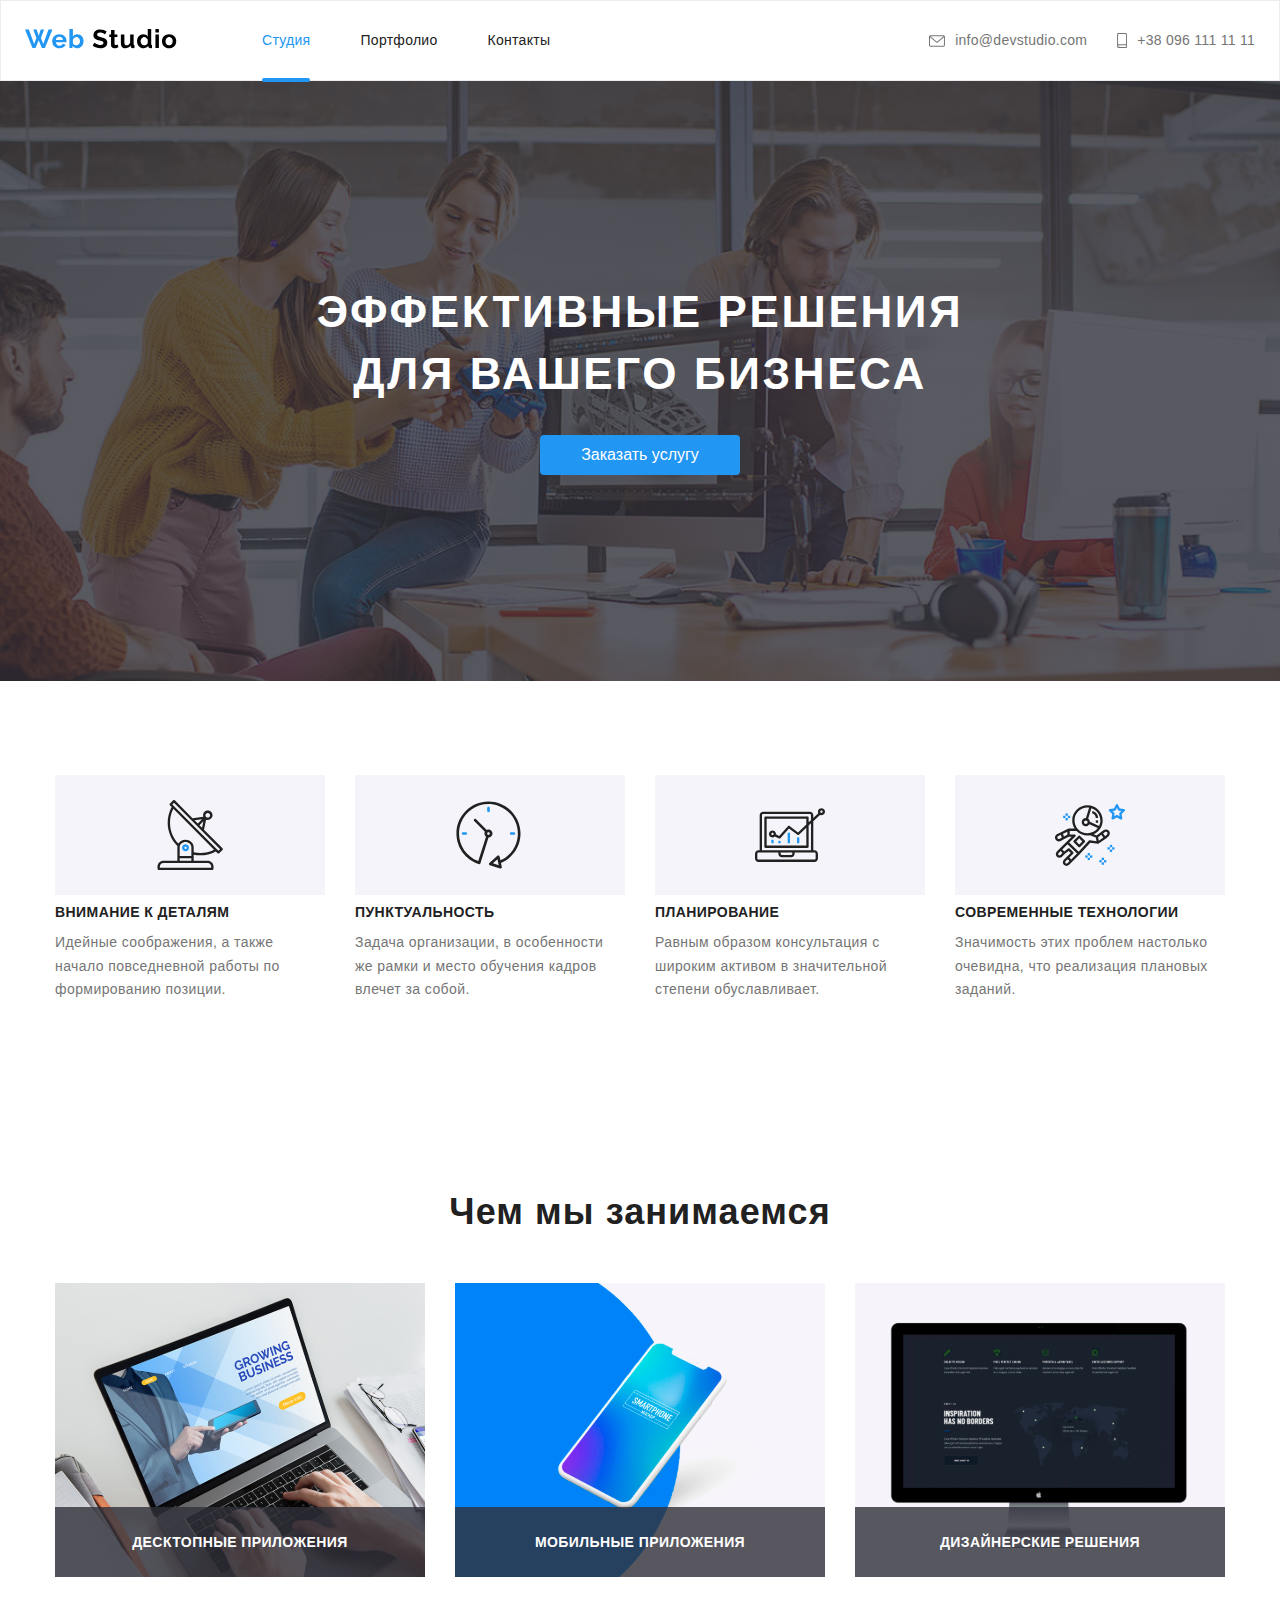
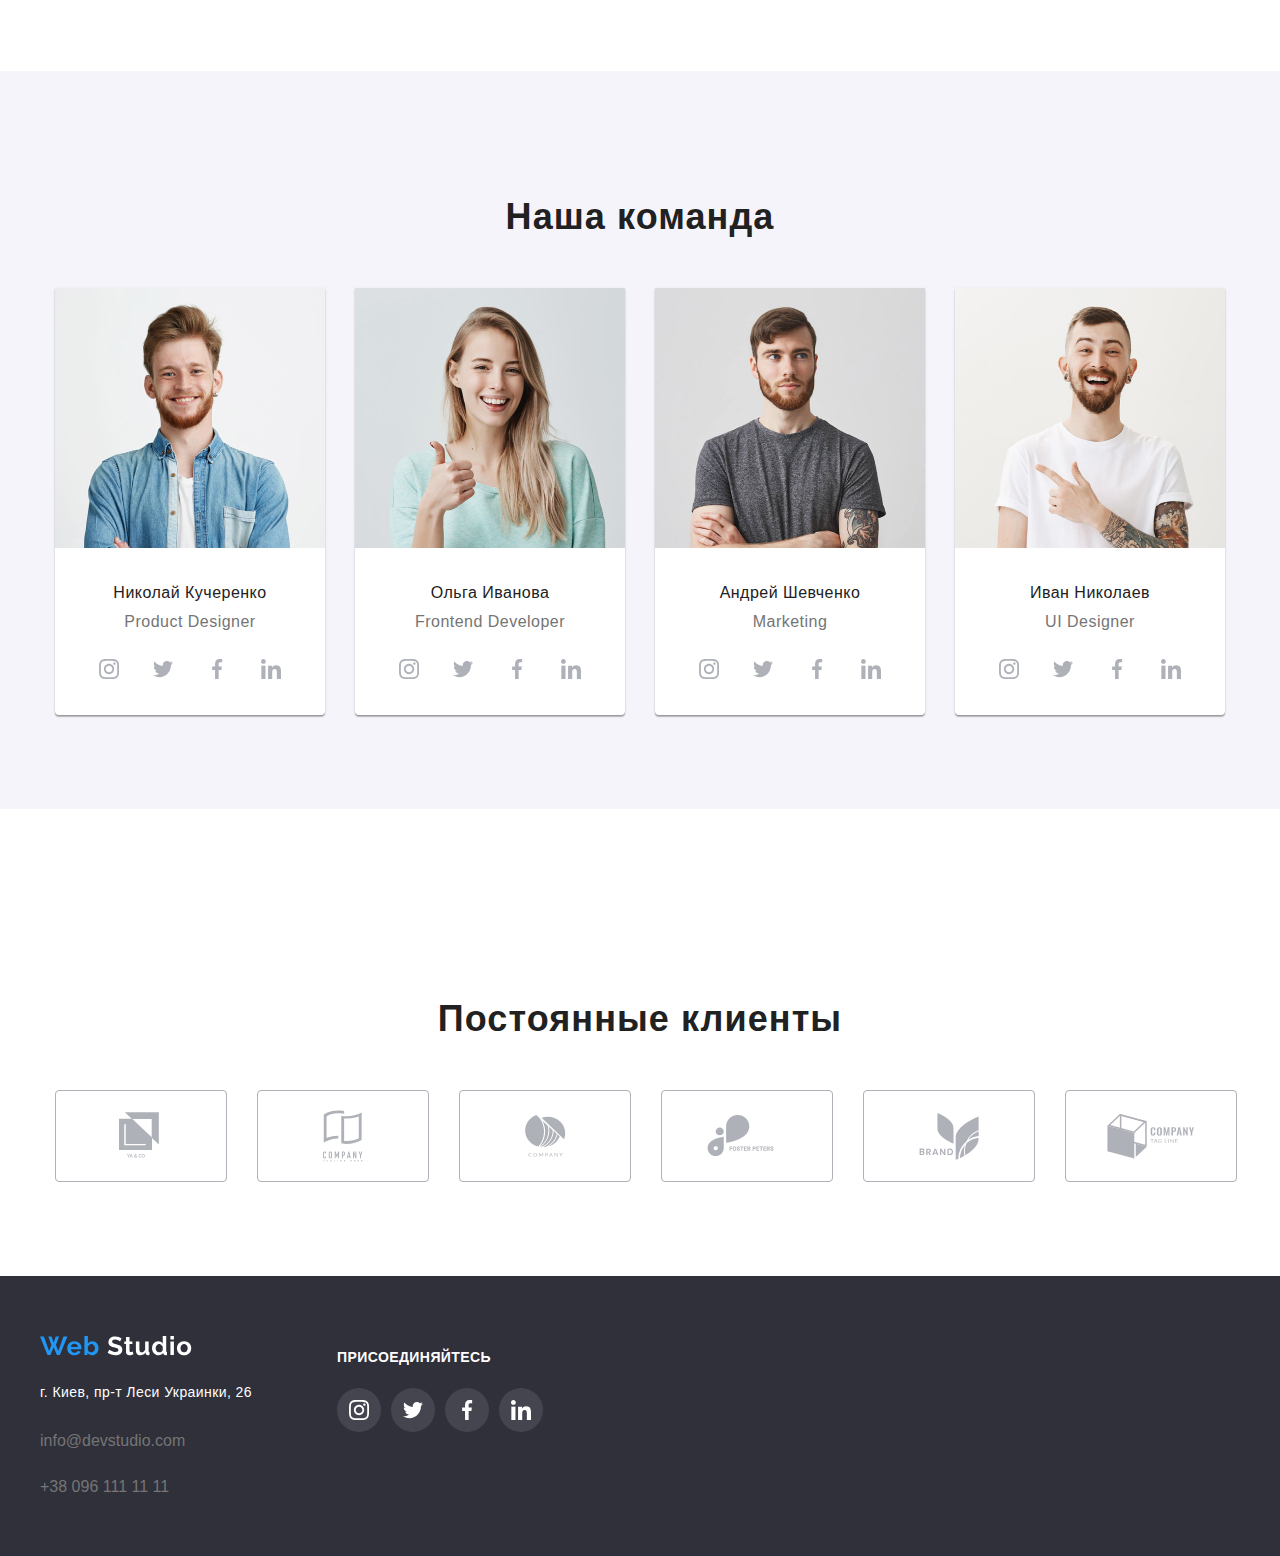
<file: index.html>
<!DOCTYPE html>
<html lang="ru">
  <head>
    <meta charset="UTF-8" />
    <meta name="viewport" content="width=device-width, initial-scale=1.0" />
    <link
      rel="stylesheet"
      href="https://cdnjs.cloudflare.com/ajax/libs/modern-normalize/0.7.0/modern-normalize.min.css"
    />
    <link rel="stylesheet" href="./css/styles.css" />
    <title>WebStudio</title>
  </head>

  <body class="page">
    <!-- header  -->
    <header>
      <div class="navigation-container">
        <div class="logo">
          <a href="./index.html"
            ><img src="./images/WebStudio.svg" alt="Логотип"
          /></a>
        </div>
        <!-- Site navigation -->

        <nav>
          <ul class="nav list">
            <li class="nav-item">
              <a class="nav-link current-link" href="./index.html">Студия</a>
            </li>
            <li class="nav-item">
              <a class="nav-link" href="./portfolio.html">Портфолио</a>
            </li>
            <li class="nav-item">
              <a class="nav-link" href="">Контакты</a>
            </li>
          </ul>
        </nav>

        <!-- contacts -->

        <div class="contacts">
          <a class="email-style" href="mailto:info@devstudio.co"
            ><svg class="icon-email" width="16" height="12">
              <use href="./images/sprite.svg#icon-envelope"></use>
            </svg>
            <span class="email-text"> info@devstudio.com</span>
          </a>

          <a class="phonenumber-style" href="tel:+380961111111"
            ><svg class="icon-phone" width="10" height="15">
              <use href="./images/sprite.svg#icon-smartphone"></use>
            </svg>
            <span class="phonenumber-text"> +38 096 111 11 11</span>
          </a>
        </div>
      </div>
    </header>
    <main>
      <!-- Hero -->
      <section class="hero">
        <div class="cotainer-hero">
          <h1 class="hero-title no-margin">
            Эффективные решения <br />
            для вашего бизнеса
          </h1>
          <button class="button" data-modal-open>Заказать услугу</button>
        </div>
      </section>
      <!-- Features -->
      <section class="features">
        <div class="container">
          <h2 class="title no-margin">
            *Логический заголовк,который не должен отображаться*
          </h2>
          <ul class="list">
            <li class="item">
              <div class="features-icon-bcg">
                <svg class="features-icon">
                  <use
                    href="./images/sprite.svg#icon-antenna"
                    width="70"
                    height="70"
                  ></use>
                </svg>
              </div>
              <h3 class="features-title">Внимание к деталям</h3>
              <p class="features-text">
                Идейные соображения, а также начало повседневной работы по
                формированию позиции.
              </p>
            </li>
            <li class="item">
              <div class="features-icon-bcg">
                <svg class="features-icon">
                  <use
                    href="./images/sprite.svg#icon-clock"
                    width="67"
                    height="70"
                  ></use>
                </svg>
              </div>
              <h3 class="features-title">Пунктуальность</h3>
              <p class="features-text">
                Задача организации, в особенности же рамки и место обучения
                кадров влечет за собой.
              </p>
            </li>
            <li class="item">
              <div class="features-icon-bcg">
                <svg class="features-icon">
                  <use
                    href="./images/sprite.svg#icon-computer"
                    width="70"
                    height="70"
                  ></use>
                </svg>
              </div>
              <h3 class="features-title">Планирование</h3>
              <p class="features-text">
                Равным образом консультация с широким активом в значительной
                степени обуславливает.
              </p>
            </li>
            <li class="item">
              <div class="features-icon-bcg">
                <svg class="features-icon">
                  <use
                    href="./images/sprite.svg#icon-astronaut"
                    width="70"
                    height="70"
                  ></use>
                </svg>
              </div>
              <h3 class="features-title">Современные технологии</h3>
              <p class="features-text">
                Значимость этих проблем настолько очевидна, что реализация
                плановых заданий.
              </p>
            </li>
          </ul>
        </div>
      </section>
      <!-- Works -->
      <section class="works">
        <div class="container">
          <h2 class="works title">Чем мы занимаемся</h2>
          <!-- work types  -->
          <ul class="work-examples list">
            <li class="work-item">
              <img
                class="work-img"
                src="./images/laptop.svg"
                alt="Лаптоп"
                width="370"
              />
              <h3 class="work-name">Десктопные приложения</h3>
            </li>
            <li class="work-item">
              <img
                class="work-img"
                src="./images/telephoneblue.svg"
                alt="Смартфон"
                width="370"
              />
              <h3 class="work-name">Мобильные приложения</h3>
            </li>
            <li class="work-item">
              <img
                class="work-img"
                src="./images/desktop.svg"
                alt="Монитор"
                width="370"
              />
              <h3 class="work-name">Дизайнерские решения</h3>
            </li>
          </ul>
        </div>
      </section>
      <!-- Our Team -->
      <section class="team">
        <div class="container">
          <h2 class="title">Наша команда</h2>
          <!-- team members -->
          <ul class="team-list list">
            <li class="team-item">
              <img
                src="./images/kolja.jpg"
                alt="Николай Кучеренко"
                width="270"
              />
              <h3 class="team-name">Николай Кучеренко</h3>
              <p class="team-text">Product Designer</p>
              <ul class="social list">
                <li class="social-item">
                  <a class="social-link" href=""
                    ><svg class="social-icon" width="20" height="20">
                      <use href="./images/sprite.svg#icon-instagram"></use>
                    </svg>
                  </a>
                </li>
                <li class="social-item">
                  <a class="social-link" href=""
                    ><svg class="social-icon" width="22" height="20">
                      <use href="./images/sprite.svg#icon-twitter" />
                    </svg>
                  </a>
                </li>
                <li class="social-item">
                  <a class="social-link" href=""
                    ><svg class="social-icon" width="20" height="30">
                      <use href="./images/sprite.svg#icon-facebook" />
                    </svg>
                  </a>
                </li>
                <li class="social-item">
                  <a class="social-link" href=""
                    ><svg class="social-icon" width="20" height="20">
                      <use href="./images/sprite.svg#icon-linkedin" />
                    </svg>
                  </a>
                </li>
              </ul>
            </li>
            <li class="team-item">
              <img src="./images/olga.jpg" alt="Ольга Иванова" width="270" />
              <h3 class="team-name">Ольга Иванова</h3>
              <p class="team-text">Frontend Developer</p>
              <ul class="social list">
                <li class="social-item">
                  <a class="social-link" href=""
                    ><svg class="social-icon" width="20" height="20">
                      <use href="./images/sprite.svg#icon-instagram" />
                    </svg>
                  </a>
                </li>
                <li class="social-item">
                  <a class="social-link" href=""
                    ><svg class="social-icon" width="22" height="20">
                      <use href="./images/sprite.svg#icon-twitter" />
                    </svg>
                  </a>
                </li>
                <li class="social-item">
                  <a class="social-link" href=""
                    ><svg class="social-icon" width="20" height="30">
                      <use href="./images/sprite.svg#icon-facebook" />
                    </svg>
                  </a>
                </li>
                <li class="social-item">
                  <a class="social-link" href=""
                    ><svg class="social-icon" width="20" height="20">
                      <use href="./images/sprite.svg#icon-linkedin" />
                    </svg>
                  </a>
                </li>
              </ul>
            </li>
            <li class="team-item">
              <img
                src="./images/andrei.jpg"
                alt="Андрей Шевченко"
                width="270"
              />
              <h3 class="team-name">Андрей Шевченко</h3>
              <p class="team-text">Marketing</p>
              <ul class="social list">
                <li class="social-item">
                  <a class="social-link" href=""
                    ><svg class="social-icon" width="20" height="20">
                      <use href="./images/sprite.svg#icon-instagram" />
                    </svg>
                  </a>
                </li>
                <li class="social-item">
                  <a class="social-link" href=""
                    ><svg class="social-icon" width="22" height="20">
                      <use href="./images/sprite.svg#icon-twitter" />
                    </svg>
                  </a>
                </li>
                <li class="social-item">
                  <a class="social-link" href=""
                    ><svg class="social-icon" width="20" height="30">
                      <use href="./images/sprite.svg#icon-facebook" />
                    </svg>
                  </a>
                </li>
                <li class="social-item">
                  <a class="social-link" href=""
                    ><svg class="social-icon" width="20" height="20">
                      <use href="./images/sprite.svg#icon-linkedin" />
                    </svg>
                  </a>
                </li>
              </ul>
            </li>
            <li class="team-item">
              <img src="./images/ivan.jpg" alt="Иван Николаев" width="270" />
              <h3 class="team-name">Иван Николаев</h3>
              <p class="team-text">UI Designer</p>
              <ul class="social list">
                <li class="social-item">
                  <a class="social-link" href=""
                    ><svg class="social-icon" width="20" height="20">
                      <use href="./images/sprite.svg#icon-instagram" />
                    </svg>
                  </a>
                </li>
                <li class="social-item">
                  <a class="social-link" href=""
                    ><svg class="social-icon" width="22" height="20">
                      <use href="./images/sprite.svg#icon-twitter" />
                    </svg>
                  </a>
                </li>
                <li class="social-item">
                  <a class="social-link" href=""
                    ><svg class="social-icon" width="20" height="30">
                      <use href="./images/sprite.svg#icon-facebook" />
                    </svg>
                  </a>
                </li>
                <li class="social-item">
                  <a class="social-link" href=""
                    ><svg class="social-icon" width="20" height="20">
                      <use href="./images/sprite.svg#icon-linkedin" />
                    </svg>
                  </a>
                </li>
              </ul>
            </li>
          </ul>
        </div>
      </section>
      <!-- Customers -->
      <section class="customers">
        <div class="container">
          <h2 class="title">Постоянные клиенты</h2>
          <!-- customers list -->
          <ul class="customers-logo list">
            <li class="customer-logo-pic">
              <a class="customers-link" href=""
                ><svg width="44" height="49">
                  <use href="./images/sprite.svg#icon-Client1" />
                </svg>
              </a>
            </li>
            <li class="customer-logo-pic">
              <a class="customers-link" href=""
                ><svg width="40" height="52">
                  <use href="./images/sprite.svg#icon-Client2" />
                </svg>
              </a>
            </li>
            <li class="customer-logo-pic">
              <a class="customers-link" href=""
                ><svg width="41" height="42">
                  <use href="./images/sprite.svg#icon-Client3" />
                </svg>
              </a>
            </li>
            <li class="customer-logo-pic">
              <a class="customers-link" href=""
                ><svg width="80" height="42">
                  <use href="./images/sprite.svg#icon-Client4" />
                </svg>
              </a>
            </li>
            <li class="customer-logo-pic">
              <a class="customers-link" href=""
                ><svg width="60" height="47">
                  <use href="./images/sprite.svg#icon-Client5" />
                </svg>
              </a>
            </li>
            <li class="customer-logo-pic">
              <a class="customers-link" href=""
                ><svg width="88" height="45">
                  <use href="./images/sprite.svg#icon-Client6" />
                </svg>
              </a>
            </li>
          </ul>
        </div>
      </section>

      <!-- MODAL WINDOW -->
      <div class="backdrop is-hidden" data-modal>
        <div class="modal">
          <a class="close-button" href="./index.html" data-modal-close
            ><img src="./images/close.svg" alt="close"
          /></a>

          <form class="callback-form">
            <h1 class="form-tittle">
              Оставьте свои данные, мы вам перезвоним
            </h1>
            <div class="form-field">
              <label for="name">Имя</label>
              <input id="name" name="name" type="text" autofocus />
            </div>
            <div class="form-field">
              <label for="tel">Телефон</label>
              <input id="tel" name="tel" type="tel" />
            </div>
            <div class="form-field">
              <label for="mail">Почта</label>
              <input id="mail" name="mail" type="email" />
            </div>
            <div class="form-field">
              <label for="comment">Комментарий</label>
              <textarea
                name="comment"
                id="comment"
                rows="5"
                placeholder="Введите текст"
              >
              </textarea>
            </div>
            <div class="policy-field">
              <input id="agree" name="agree" type="checkbox" />
              <label for="agree"
                >Соглашаюсь с рассылкой и принимаю
                <a class="policy-link" href="">Условия договора</a></label
              >
            </div>
            <div class="submit">
              <button type="submit" class="submit-btn">Отправить</button>
            </div>
          </form>
        </div>
      </div>
    </main>
    <!-- Footer -->
    <footer class="footer">
      <!-- logo -->
      <div class="footer-container">
        <div class="logo-footer">
          <a href="./index.html"
            ><img src="./images/WebStudio-footer.svg" alt="Логотип"
          /></a>
          <address>
            <span class="phys-address"> г. Киев, пр-т Леси Украинки, 26</span>
            <br />
            <!-- contacts -->
            <a href="mailto:info@devstudio.co">
              <span class="adress">info@devstudio.com</span></a
            >
            <br />
            <a href="tel:+380961111111">
              <span class="adress">+38 096 111 11 11</span></a
            >
          </address>
        </div>
        <!-- subscribe -->
        <div class="subscribe-container">
          <h2 class="subscribe-title">присоединяйтесь</h2>
          <ul class="footer-social list">
            <li class="footer-social-item">
              <a class="footer-social-link" href=""
                ><svg class="footer-social-icon" width="20" height="20">
                  <use href="./images/sprite.svg#icon-instagram" />
                </svg>
              </a>
            </li>
            <li class="footer-social-item">
              <a class="footer-social-link" href=""
                ><svg class="footer-social-icon" width="22" height="20">
                  <use href="./images/sprite.svg#icon-twitter" />
                </svg>
              </a>
            </li>
            <li class="footer-social-item">
              <a class="footer-social-link" href=""
                ><svg class="footer-social-icon" width="20" height="30">
                  <use href="./images/sprite.svg#icon-facebook" />
                </svg>
              </a>
            </li>
            <li class="footer-social-item">
              <a class="footer-social-link" href=""
                ><svg class="footer-social-icon" width="20" height="20">
                  <use href="./images/sprite.svg#icon-linkedin" />
                </svg>
              </a>
            </li>
          </ul>
        </div>
      </div>
    </footer>
    <script src="./js/modal.js"></script>
  </body>
</html>
</file>
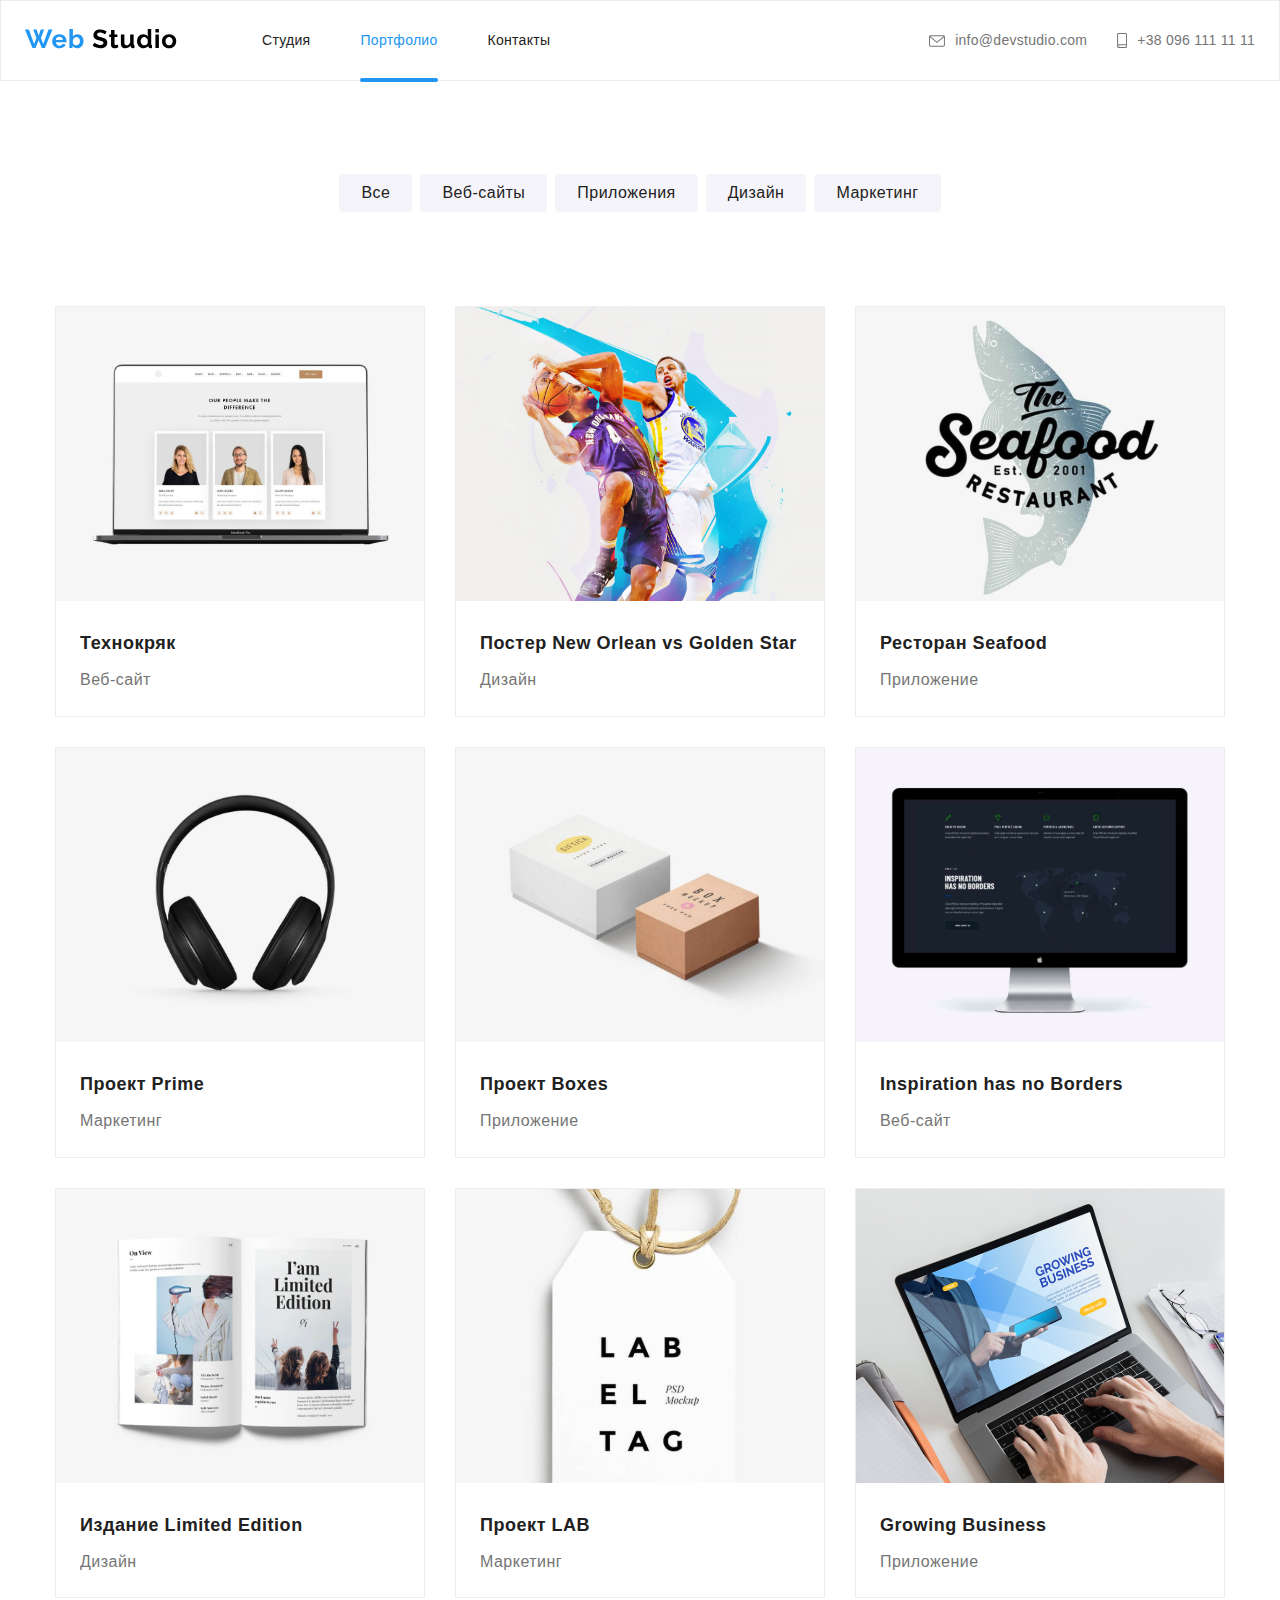
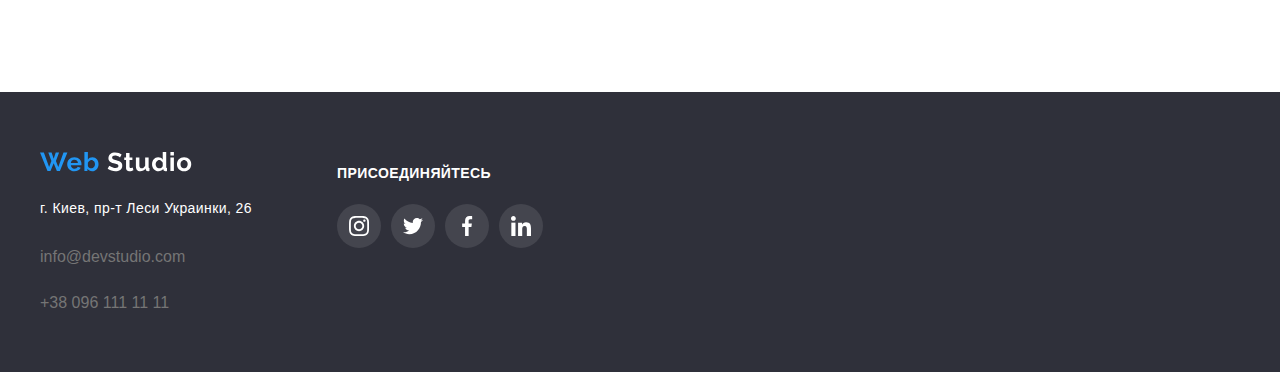
<file: portfolio.html>
<!DOCTYPE html>
<html lang="ru">
  <head>
    <meta charset="UTF-8" />
    <meta name="viewport" content="width=device-width, initial-scale=1.0" />
    <link
      rel="stylesheet"
      href="https://cdnjs.cloudflare.com/ajax/libs/modern-normalize/0.7.0/modern-normalize.min.css"
    />
    <link rel="stylesheet" href="./css/styles.css" />
    <title>WebStudio</title>
  </head>

  <body class="page">
    <!-- header  -->
    <header>
      <div class="navigation-container">
        <div class="logo">
          <a href="./index.html"
            ><img src="./images/WebStudio.svg" alt="Логотип"
          /></a>
        </div>
        <!-- Site navigation -->

        <nav>
          <ul class="nav list">
            <li class="nav-item">
              <a class="nav-link" href="./index.html">Студия</a>
            </li>
            <li class="nav-item">
              <a class="nav-link  current-link" href="./portfolio.html">Портфолио</a>
            </li>
            <li class="nav-item">
              <a class="nav-link" href="">Контакты</a>
            </li>
          </ul>
        </nav>

        <!-- contacts -->

        <div class="contacts">
          <a class="email-style" href="mailto:info@devstudio.co"
            ><svg class="icon-email" width="16" height="12">
              <use href="./images/sprite.svg#icon-envelope"></use>
            </svg>
            <span class="email-text"> info@devstudio.com</span>
          </a>

          <a class="phonenumber-style" href="tel:+380961111111"
            ><svg class="icon-phone" width="10" height="15">
              <use href="./images/sprite.svg#icon-smartphone"></use>
            </svg>
            <span class="phonenumber-text"> +38 096 111 11 11</span>
          </a>
        </div>
      </div>
    </header>
    <main>
      <!-- OUr workk filter menu -->
      <section>
        <div class="container-portfolio">
          <div class="portfolio-nav">
            <nav class="portfolio-filter">
              <ul class="portfolio-menu list">
                <li class="filter-button">
                  <a class="filter-name" href="">Все</a>
                </li>
                <li class="filter-button">
                  <a class="filter-name" href="">Веб-сайты</a>
                </li>
                <li class="filter-button">
                  <a class="filter-name" href="">Приложения</a>
                </li>
                <li class="filter-button">
                  <a class="filter-name" href="">Дизайн</a>
                </li>
                <li class="filter-button">
                  <a class="filter-name" href="">Маркетинг</a>
                </li>
              </ul>
            </nav>
            <h1 class="portfolio-notitle">
              *Логический заголовок котрый не должен отоюражатся*
            </h1>
          </div>

          <!-- OUR WORKS -->
         <section>
           

           
            <ul class="portfolio container list">
              <li class="portfolio-item">
                <a href="" >
                  <div class="portfolio-img">
                    <img class="img" src="./images-portfolio/tehnokrak.svg" alt="Изображение веб-сайта на ноутбуке" width="370">
                    <div class="portfolio-text">
                      <p>
                        Технокряк это современная площадка распространения
                        коронавируса. Компании используют эту платформу для
                        цифрового шпионажа и атак на защищённые сервера
                        конкурентов.
                      </p>
                    </div>
                  </div>
                  <div class="portfolio-dsc">
                    <h2 class="portfolio-name">Технокряк</h2>
                    <p class="portfolio-type">Веб-сайт</p>
                  </div>
                </a>
              </li>
              <li class="portfolio-item">
                <a href="">
                  <div class="portfolio-img">
                    <img class="img" src="./images-portfolio/basketball-poster.svg" alt="Постер New Orlean vs Golden Star" width="370">
                    <div class="portfolio-text">
                      <p>
                        Технокряк это современная площадка распространения
                        коронавируса. Компании используют эту платформу для
                        цифрового шпионажа и атак на защищённые сервера
                        конкурентов.
                      </p>
                    </div>
                  </div>
                  <div class="portfolio-dsc">
                    <h2 class="portfolio-name">Постер New Orlean vs Golden Star</h2>
                    <p class="portfolio-type">Дизайн</p>
                  </div>
                </a>
              </li>
              <li class="portfolio-item">
                <a href="">
                  <div class="portfolio-img">
                    <img class="img" src="./images-portfolio/seafood-logo.svg" alt="Лого Ресторана" width="370">
                    <div class="portfolio-text">
                      <p>
                        Технокряк это современная площадка распространения
                        коронавируса. Компании используют эту платформу для
                        цифрового шпионажа и атак на защищённые сервера
                        конкурентов.
                      </p>
                    </div>
                  </div>
                  <div class="portfolio-dsc">
                    <h2 class="portfolio-name">Ресторан Seafood</h2>
                    <p class="portfolio-type">Приложение</p>
                  </div>
                </a>
              </li>
              <li class="portfolio-item">
                <a href="">
                  <div class="portfolio-img">
                    <img class="img" src="./images-portfolio/headphones.svg" alt="Наушники" width="370">
                    <div class="portfolio-text">
                      <p>
                        Технокряк это современная площадка распространения
                        коронавируса. Компании используют эту платформу для
                        цифрового шпионажа и атак на защищённые сервера
                        конкурентов.
                      </p>
                    </div>
                  </div>
                  <div class="portfolio-dsc">
                    <h2 class="portfolio-name">Проект Prime</h2>
                    <p class="portfolio-type">Маркетинг</p>
                  </div>
                </a>
              </li>
              <li class="portfolio-item">
                <a href="">
                  <div class="portfolio-img">
                    <img class="img" src="./images-portfolio/boxes-project.svg" alt="Проэкт Boxes" width="370">
                    <div class="portfolio-text">
                      <p>
                        Технокряк это современная площадка распространения
                        коронавируса. Компании используют эту платформу для
                        цифрового шпионажа и атак на защищённые сервера
                        конкурентов.
                      </p>
                    </div>
                  </div>
                  <div class="portfolio-dsc">
                    <h2 class="portfolio-name">Проект Boxes</h2>
                    <p class="portfolio-type">Приложение</p>
                  </div>
                </a>
              </li>
              <li class="portfolio-item">
                <a href="">
                  <div class="portfolio-img">
                    <img class="img" src="./images-portfolio/desktop-screen.svg" alt="Монитор" width="370">
                    <div class="portfolio-text">
                      <p>
                        Технокряк это современная площадка распространения
                        коронавируса. Компании используют эту платформу для
                        цифрового шпионажа и атак на защищённые сервера
                        конкурентов.
                      </p>
                    </div>
                  </div>
                  <div class="portfolio-dsc">
                    <h2 class="portfolio-name">Inspiration has no Borders</h2>
                    <p class="portfolio-type">Веб-сайт</p>
                  </div>
                </a>
              </li>
              <li class="portfolio-item">
                <a href="">
                  <div class="portfolio-img">
                    <img class="img" src="./images-portfolio/limitededition.svg" alt="Книга" width="370">
                    <div class="portfolio-text">
                      <p>
                        Технокряк это современная площадка распространения
                        коронавируса. Компании используют эту платформу для
                        цифрового шпионажа и атак на защищённые сервера
                        конкурентов.
                      </p>
                    </div>
                  </div>
                  <div class="portfolio-dsc">
                    <h2 class="portfolio-name">Издание Limited Edition</h2>
                    <p class="portfolio-type">Дизайн</p>
                  </div>
                </a>
              </li>
              <li class="portfolio-item">
                <a href="">
                  <div class="portfolio-img">
                    <img class="img" src="./images-portfolio/labletag.svg" alt="Лэйблтэг" width="370">
                    <div class="portfolio-text">
                      <p>
                        Технокряк это современная площадка распространения
                        коронавируса. Компании используют эту платформу для
                        цифрового шпионажа и атак на защищённые сервера
                        конкурентов.
                      </p>
                    </div>
                  </div>
                  <div class="portfolio-dsc">
                    <h2 class="portfolio-name">Проект LAB</h2>
                    <p class="portfolio-type">Маркетинг</p>
                  </div>
                </a>
              </li>
              <li class="portfolio-item">
                <a href="">
                  <div class="portfolio-img">
                    <img class="img" src="./images-portfolio/laptop-grow-buis.svg" alt="Лаптоп" width="370">
                    <div class="portfolio-text">
                      <p>
                        Технокряк это современная площадка распространения
                        коронавируса. Компании используют эту платформу для
                        цифрового шпионажа и атак на защищённые сервера
                        конкурентов.
                      </p>
                    </div>
                  </div>
                  <div class="portfolio-dsc">
                    <h2 class="portfolio-name">Growing Business</h2>
                    <p class="portfolio-type">Приложение</p>
                  </div>
                </a>
              </li>
           </ul>
         </section>

    </main>
    <footer class="footer">
      <!-- logo -->
      <div class="footer-container">
        <div class="logo-footer">
          <a href="./index.html"
            ><img src="./images/WebStudio-footer.svg" alt="Логотип"
          /></a>
          <address>
            <span class="phys-address"> г. Киев, пр-т Леси Украинки, 26</span>
            <br />
            <!-- contacts -->
            <a href="mailto:info@devstudio.co">
              <span class="adress">info@devstudio.com</span></a
            >
            <br />
            <a href="tel:+380961111111">
              <span class="adress">+38 096 111 11 11</span></a
            >
          </address>
        </div>
        <!-- subscribe -->
        <div class="subscribe-container">
          <h2 class="subscribe-title">присоединяйтесь</h2>
          <ul class="footer-social list">
            <li class="footer-social-item">
              <a class="footer-social-link" href=""
                ><svg class="footer-social-icon" width="20" height="20">
                  <use href="./images/sprite.svg#icon-instagram" />
                </svg>
              </a>
            </li>
            <li class="footer-social-item">
              <a class="footer-social-link" href=""
                ><svg class="footer-social-icon" width="22" height="20">
                  <use href="./images/sprite.svg#icon-twitter" />
                </svg>
              </a>
            </li>
            <li class="footer-social-item">
              <a class="footer-social-link" href=""
                ><svg class="footer-social-icon" width="20" height="30">
                  <use href="./images/sprite.svg#icon-facebook" />
                </svg>
              </a>
            </li>
            <li class="footer-social-item">
              <a class="footer-social-link" href=""
                ><svg class="footer-social-icon" width="20" height="20">
                  <use href="./images/sprite.svg#icon-linkedin" />
                </svg>
              </a>
            </li>
          </ul>
        </div>
      </div>
    </footer>
  </body>
</html>
</file>
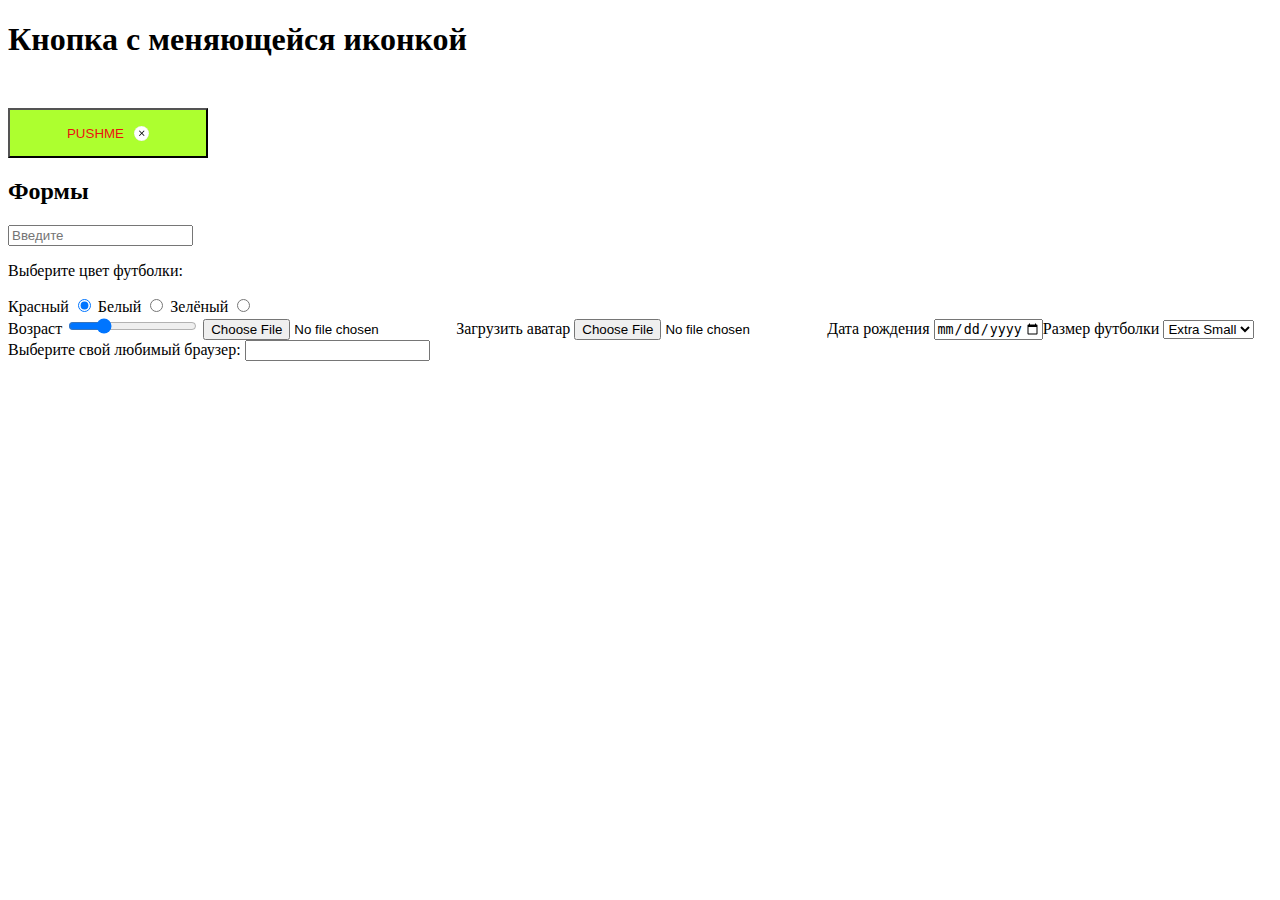
<file: test.html>
<!DOCTYPE html>
<html lang="en">
  <head>
    <meta charset="UTF-8" />
    <meta name="viewport" content="width=device-width, initial-scale=1.0" />
    <link rel="stylesheet" href="./test.css" />
    <title>Document</title>
  </head>
  <h1>Кнопка с меняющейся иконкой</h1>
  <body>
<button class="btn">PUSHME</button>
    </div>

    <h2>Формы</h2>
 
  <input type="text" name="message" placeholder="Введите" /><div role="group">
    <p>Выберите цвет футболки:</p>
  
    <label for="color-1">Красный</label>
    <input id="color-1" name="color" type="radio" value="red" checked />
  
    <label for="color-2">Белый</label>
    <input id="color-2" name="color" type="radio" value="white" />
  
    <label for="color-3">Зелёный</label>
    <input id="color-3" name="color" type="radio" value="green" />
  </div><label for="age">Возраст</label>
  <input id="age" type="range" name="age" min="0" max="120" value="30" />
  <input type="file" дополнительные-атрибуты /><label for="avatar">Загрузить аватар</label>
  <input type="file" id="avatar" name="avatar" accept="image/jpeg,image/png" /><label for="birth_date">Дата рождения</label>
  <input id="birth_date" name="birth_date" type="date" min="1920-01-01" max="2020-01-01" /><label for="size">Размер футболки</label>
  <select id="size" name="size">
    <option value="xs">Extra Small</option>
    <option value="s">Small</option>
    <option value="m">Medium</option>
    <option value="l">Large</option>
  </select><label for="fav">Выберите свой любимый браузер:</label>
  <input list="browsers" name="fav" id="fav" />
  
  <datalist id="browsers">
    <option>Edge</option>
    <option>Firefox</option>
    <option>Chrome</option>
    <option>Opera</option>
    <option>Safari</option>
  </datalist>
</html>
</file>
<file: css/styles.css>
/* Цыетовая палитра */
/* Primary text color #212121
Secondary text color #757575
alternative text color #FFFFFF
accent color #2196F3


bcg color #FFFFFF
bcg alternative color #F5F4FA*/

:root {
  --primary-text-color: #212121;
  --secondary-text-color: #757575;
  --alternative-text-color: #ffffff;
  --accent-color: #2196f3;
  --bcg-color: #ffffff;
  --bcg-alternative-color: #f5f4fa;
}
/* * {
  outline: solid darkslateblue; */

/* all paige main formattiong */
.page {
  font-family: "Roboto", sans-serif;
  color: var(--primary-text-color);
  background-color: var(--bcg-color);
}
/* No dots on lists */
.list {
  list-style: none;
  padding: 0px;
  margin: 0px;
}
/* Отменяем подчеркивание у ссылки */
a {
  color: var(--primary-text-color);
  text-decoration: none;
}
header {
  border: 1px solid #ececec;
}
/* Delete margin utility */
.no-margin {
  margin: 0px;
}

.container {
  width: 1200px;
  margin-right: auto;
  margin-left: auto;
  padding-left: 15px;
  padding-right: 15px;
  padding-bottom: 94px;
  padding-top: 94px;
}

/* Header
*/

/* site navigation 
and contacts 
focus and hover */

/* site navigation text  */
.nav {
  margin-left: 85px;

  font-weight: 500;
  font-size: 14px;
  line-height: 1.1;
  letter-spacing: 0.02em;
  display: flex;
}

.nav-item + .nav-item {
  margin-left: 50px;
}

.nav-link {
  position: relative;

  display: inline-block;

  padding-top: 32px;
  padding-bottom: 32px;

  transition: color 250ms cubic-bezier(0.4, 0, 0.2, 1);
}

.nav-link:hover {
  color: var(--accent-color);
}
.current-link::after {
  content: "";
  display: flex;

  position: absolute;
  left: 0px;
  top: 40px;

  transform: translateY(37px);

  height: 4px;
  width: 100%;

  background: #2196f3;
  border-radius: 2px;
}

.current-link {
  color: var(--accent-color);
}

/* Nsv contsiner */
.navigation-container {
  display: flex;
  align-items: center;

  max-width: 1230px;
  margin: 0 auto;
}
/* allTitles H2 */
.title {
  font-weight: 700;
  font-size: 36px;
  line-height: 1.2;
  text-align: center;

  letter-spacing: 0.03em;
}
/* logo */

.logo {
  display: inline-block;
}
/* CONTACTS */
.contacts {
  display: flex;
  align-items: center;
  margin-left: auto;
}
.email-style {
  display: flex;
  align-items: center;
  color: #757575;
  fill: #757575;
  margin-right: 30px;
  transition: color 250ms cubic-bezier(0.4, 0, 0.2, 1),
    fill 250ms cubic-bezier(0.4, 0, 0.2, 1);
}
.email-style:focus,
.email-style:hover {
  color: var(--accent-color);
  fill: var(--accent-color);
}
.icon-email {
  margin-right: 10px;
}
.email-text {
  font-style: normal;

  font-style: normal;
  font-weight: 500;
  font-size: 14px;
  line-height: 1.14;
  letter-spacing: 0.02em;
}

.phonenumber-style {
  display: flex;
  align-items: center;
  color: #757575;
  fill: #757575;
  transition: color 250ms cubic-bezier(0.4, 0, 0.2, 1),
    fill 250ms cubic-bezier(0.4, 0, 0.2, 1);
}
.phonenumber-style:focus,
.phonenumber-style:hover {
  color: var(--accent-color);
  fill: var(--accent-color);
}
.icon-phone {
  margin-right: 10px;
}
.phonenumber-text {
  font-style: normal;

  font-style: normal;
  font-weight: 500;
  font-size: 14px;
  line-height: 1.14;
  letter-spacing: 0.02em;
}
/* Hero */
.cotainer-hero {
  padding-top: 200px;
  padding-bottom: 200px;
}
.hero {
  background-image: linear-gradient(
      to right,
      rgba(47, 48, 58, 0.8),
      rgba(47, 48, 58, 0.8)
    ),
    url(../images/Header-img.jpg);
  background-color: #212121;
  width: auto;
  height: 600px;
  margin: auto;
  background-repeat: no-repeat;
  background-position: center;
  background-size: cover;
  text-align: center;
}

/* Hero title */
.hero-title {
  font-weight: 900;
  font-size: 44px;
  line-height: 1.4;

  text-align: center;
  letter-spacing: 0.06em;
  text-transform: uppercase;

  color: var(--alternative-text-color);
}

/* Hero button */
.button {
  padding: 10px 32px;
  color: var(--alternative-text-color);
  background: #2196f3;
  border-radius: 4px;
  border: 1px solid transparent;
  min-width: 200px;
  margin-top: 30px;
}

/* MODAL WINDOW */
.backdrop {
  position: fixed;

  top: 0;
  left: 0;

  width: 100%;
  height: 100%;

  background: rgba(0, 0, 0, 0.2);

  opacity: 1;
  transition: opacity 250ms cubic-bezier(0.4, 0, 0.2, 1);
}

.backdrop.is-hidden {
  opacity: 0;
  pointer-events: none;
}
.backdrop.is-hidden .modal {
  transform: translate(-50%, -50%) rotate(360deg) scale(0.1);
}

.modal {
  position: absolute;
  top: 50%;
  left: 50%;

  transform: translate(-50%, -50%) rotate(0deg) scale(1);

  transition: transform 250ms cubic-bezier(0.4, 0, 0.2, 1);

  width: 528px;
  height: 581px;

  background: #ffffff;
  box-shadow: 0px 1px 3px rgba(0, 0, 0, 0.12), 0px 1px 1px rgba(0, 0, 0, 0.14),
    0px 2px 1px rgba(0, 0, 0, 0.2);
  border-radius: 4px;
}

.close-button {
  position: absolute;
  right: 8px;
  top: 8px;
}

/* --------------FORM-DECORATION--------------------- */
.callback-form {
  padding: 40px;
}
.form-tittle {
  text-align: center;
  margin-top: 0px;
  margin-bottom: 0px;

  font-weight: 700;
  font-size: 20px;
  line-height: 1.15;
  letter-spacing: 0.01em;
}
.form-field {
  display: flex;
  flex-direction: column;
  margin-top: 10px;
}
.form-field label {
  margin-bottom: 4px;

  font-size: 12px;
  line-height: 14px;
  letter-spacing: 0.01em;

  color: var(--secondary-text-color);
}
.form-field input {
  border: 1px solid rgba(33, 33, 33, 0.2);

  border-radius: 4px;
  height: 40px;
}

textarea {
  padding: 12px 16px;

  border: 1px solid rgba(33, 33, 33, 0.2);

  border-radius: 4px;
  resize: none;
}
.policy-field {
  align-items: center;
  margin-top: 20px;
}
.policy-field .policy-link {
  text-decoration: underline;
  color: var(--accent-color);
}
.submit {
  display: flex;
  align-content: center;
  justify-content: center;
}
.submit-btn {
  margin-top: 30px;
  padding: 10px 32px;

  min-width: 200px;

  color: var(--alternative-text-color);
  background: #2196f3;
  border-radius: 4px;
  border: 1px solid transparent;
}
/* ----------------Features ----------------------------*/

.features .list {
  display: flex;
  justify-content: center;
}
/* FEATURES ICONS */
.features-icon-bcg {
  display: flex;
  align-items: center;
  justify-content: center;

  width: 270px;
  height: 120px;

  background-color: #f5f4fa;
}
.features-icon {
  width: 70px;
  height: 70px;
}
.list .item {
  margin-right: 30px;
}
.list .item:last-child {
  margin-right: 0px;
}

.features .title {
  display: none;
}

/* FETURES ICONS */

/* features title*/
.features-title {
  font-weight: 700;
  font-size: 14px;
  line-height: 1.1;
  letter-spacing: 0.03em;
  text-transform: uppercase;
  margin-bottom: 0px;
  margin-top: 10px;
}
/* features text dsc */
.features-text {
  color: var(--secondary-text-color);

  font-size: 14px;
  line-height: 1.7;
  letter-spacing: 0.03em;
  margin-bottom: 0px;
  margin-top: 10px;
}
/* OUR WORKS */

/* works title */
.works .title {
  margin-bottom: 50px;
  margin-top: 0px;
}
/* WORK EXAMPLLES LIST */

.work-examples {
  display: flex;
}

/* wORK CARD  */
.work-item {
  position: relative;
}
.work-img {
  display: block;
}
.work-item + .work-item {
  margin-left: 30px;
}
/* WORK IMAGE */

/* WORK DESCRIPTION */
.work-name {
  position: absolute;

  display: flex;
  justify-content: center;
  align-items: center;

  bottom: 0px;

  width: 370px;
  height: 70px;

  margin: 0px;

  font-weight: 700;
  font-size: 14px;
  line-height: 1.1;

  letter-spacing: 0.03em;
  text-transform: uppercase;

  color: #ffffff;
  background-color: rgba(47, 48, 58, 0.8);
}

/* team */
.team {
  background-color: #f5f4fa;
  width: auto;
}
.team-item {
  width: calc((100% - 30px * 3) / 4);
  margin-right: 30px;
  box-shadow: 0px 2px 1px rgba(0, 0, 0, 0.2), 0px 1px 1px rgba(0, 0, 0, 0.14),
    0px 1px 3px rgba(0, 0, 0, 0.12);
  border-radius: 0px 0px 4px 4px;
  background-color: #fff;
}
.team-item:first-child {
  margin-left: 0px;
}
/* team list */
.team-list {
  margin-top: 50px;
  display: flex;
}

/* teammates names   */
.team-name {
  font-weight: 500;
  font-size: 16px;
  line-height: 1.2;

  letter-spacing: 0.03em;
  margin-top: 30px;
  margin-bottom: 0px;
  text-align: center;
}
/* temmates proffession dsc */
.team-text {
  font-size: 16px;
  line-height: 1.2;

  letter-spacing: 0.03em;

  color: var(--secondary-text-color);
  margin-top: 10px;
  margin-bottom: 0px;
  text-align: center;
}
/* social media list */

.social {
  margin-top: 16px;
  margin-bottom: 24px;
  display: flex;
  justify-content: center;
}
.social-item + .social-item {
  margin-left: 10px;
}
.social-link {
  display: flex;
  justify-content: center;
  align-items: center;

  width: 44px;
  height: 44px;
  border-radius: 50%;

  fill: #afb1b8;
  transition: background-color 250ms cubic-bezier(0.4, 0, 0.2, 1),
    fill 250ms cubic-bezier(0.4, 0, 0.2, 1);
}

.social-link:hover,
.social-link:focus {
  background-color: var(--accent-color);
  fill: #ffffff;
}

/* loyal customers  list*/
.customers-logo {
  margin-bottom: 0px;
  margin-top: 50px;
  display: flex;
}
.customers-link {
  display: flex;
  justify-content: center;
  align-items: center;
  fill: #afb1b8;

  width: 170px;
  height: 90px;

  transition: fill 250ms cubic-bezier(0.4, 0, 0.2, 1);
}
.customers-link:hover,
.customers-link:focus {
  fill: #2196f3;
}

.customer-logo-pic {
  border: 1px solid #afb1b8;
  box-sizing: border-box;
  border-radius: 4px;

  transition: border 250ms cubic-bezier(0.4, 0, 0.2, 1);
}
.customer-logo-pic:hover,
.customer-logo-pic:focus {
  border: 1px solid #2196f3;
}
.customer-logo-pic + .customer-logo-pic {
  margin-left: 30px;
}
/* Loyal custumers title*/
.customers .title {
  margin-bottom: 0px;
  margin-top: 94px;
}

/* Footer */

.footer {
  background-color: #2f303a;
}
/* Footer content */
.footer-container {
  max-width: 1230px;
  padding-top: 60px;
  padding-bottom: 60px;
  margin-left: auto;
  margin-right: auto;
  padding-left: 15px;
  padding-right: 15px;
  display: flex;
  flex-wrap: wrap;
}
.logo-footer {
  min-width: 267px;
}

.address {
  display: flex;
}

/* Physical addres going with other color */
.phys-address {
  font-size: 14px;
  line-height: 1.7;
  letter-spacing: 0.03em;
  color: var(--alternative-text-color);
  margin-top: 20px;
  margin-bottom: 0px;
  display: flex;
  flex-wrap: wrap;
  font-style: normal;
}
/* mail and telephone footer color */
.adress {
  color: var(--secondary-text-color);
  margin-bottom: 0px;
  margin-top: 9px;
  display: inline-block;
  display: flex;
  flex-wrap: wrap;
  font-style: normal;
}
.subscribe-container {
  flex-direction: column;
  display: flex;

  margin-left: 30px;
  min-width: 272px;
}
/* Subscibe tittle */
.subscribe-title {
  color: var(--alternative-text-color);
  margin-bottom: 20px;
  font-weight: 700;
  font-size: 14px;
  line-height: 1.4;
  letter-spacing: 0.03em;
  text-transform: uppercase;
}
.footer-social {
  display: flex;
}
.footer-social-link {
  display: flex;
  width: 44px;
  height: 44px;
  background-color: rgba(255, 255, 255, 0.1);
  fill: #ffffff;
  border-radius: 50%;
  justify-content: center;
  align-items: center;

  transition: background-color 250ms cubic-bezier(0.4, 0, 0.2, 1);
}
.footer-social-link:hover,
.footer-social-link:focus {
  background-color: var(--accent-color);
}
.footer-social-item + .footer-social-item {
  margin-left: 10px;
}

/* !!!!!!!!!!!!!!!!!!!!!!!!POrtfolio content!!!!!!!!!!!!!!!!!!!!!!!!! */

/* Portfolio filter effects hover and focus */

.portfolio-menu {
  display: flex;
  justify-content: center;
}
.portfolio-nav {
  margin-top: 93px;
  justify-content: center;
}

.filter-button + .filter-button {
  margin-left: 8px;
}
.filter-name {
  padding: 6px 22px;

  display: flex;

  text-align: center;

  background: #f5f4fa;
  border-radius: 4px;
  font-weight: 500;
  font-size: 16px;
  line-height: 1.6;
  letter-spacing: 0.03em;

  transition: background-color 250ms cubic-bezier(0.4, 0, 0.2, 1),
    color 250ms cubic-bezier(0.4, 0, 0.2, 1);
}

.filter-name:hover,
.filter-name:focus {
  background-color: var(--accent-color);
  color: #ffffff;
}
/* ----------------------------------- */
.portfolio {
  display: flex;
  flex-wrap: wrap;
}
.portfolio-notitle {
  display: none;
}

.portfolio-item {
  width: calc((100% - 60px) / 3);
  margin-right: 30px;
  margin-bottom: 30px;

  border: 1px solid #eeeeee;
}
.portfolio-item:nth-child(3n) {
  margin-right: 0;
}

.portfolio-item:nth-last-child(-n + 3) {
  margin-bottom: 0px;
}

.portfolio-item:hover {
  border: 1px solid #eeeeee;

  box-shadow: 0px 1px 1px rgba(0, 0, 0, 0.12), 0px 4px 4px rgba(0, 0, 0, 0.06),
    1px 4px 6px rgba(0, 0, 0, 0.16);
}

.portfolio-img {
  position: relative;
  overflow: hidden;

  display: block;

  width: 100%;
}

.portfolio-img:hover .portfolio-text {
  transform: translateY(0);
}

.portfolio-text {
  position: absolute;
  top: 0;
  left: 0;
  width: 100%;
  height: 100%;
  background-color: rgba(33, 150, 243, 0.9);
  padding: 63px 24px;
  font-weight: 400;
  font-size: 18px;
  line-height: 1.5;
  color: #ffffff;
  transform: translateY(100%);
  transition: transform 250ms cubic-bezier(0.4, 0, 0.2, 1);
}

.portfolio-dsc {
  padding-top: 20px;
  padding-right: 24px;
  padding-left: 24px;
  padding-bottom: 20px;
}
.portfolio-name {
  margin-top: 0px;
  margin-bottom: 0px;
  font-weight: 700;
  font-size: 18px;
  line-height: 2;

  letter-spacing: 0.03em;
}

.portfolio-type {
  margin-top: 4px;
  margin-bottom: 0px;
  font-size: 16px;
  line-height: 1.9;

  letter-spacing: 0.03em;

  color: #757575;
}
/* .portfolio-list-item {
  width: 370px;
}
.portfolio-thumb {
  position: relative;
  overflow: hidden;
  width: 370px;
}

.portfolio-list-item:hover .portfolio-text {
  transform: translateY(0);
}

.portfolio-text {
  position: absolute;
  top: 0;
  left: 0;
  width: 100%;
  height: 100%;
  background-color: rgba(33, 150, 243, 0.9);
  padding: 63px 24px;
  font-weight: 400;
  font-size: 18px;
  line-height: 1.56;
  color: var(--primary-white-color);
  transform: translateY(100%);
  transition: transform 250ms cubic-bezier(0.4, 0, 0.2, 1);
} */
</file>
<file: test.css>
/* Конопка с меняющейся иконской */

.btn {
  overflow: hidden;
  position: relative;
  display: flex;
  align-items: center;
  justify-content: center;
  cursor: grab;
  width: 200px;
  height: 50px;
  margin-top: 50px;
  background-color: greenyellow;
  color: #ec0f0f;
  transition: background-color 350ms linear 350ms;
  transition: color 350ms linear 350ms;
}
.btn::after {
  content: "";
  display: inline-block;
  margin-left: 10px;
  width: 15px;
  height: 15px;
  background-image: url(./images/close.svg);
  background-size: contain;
  transition: transform 250ms linear;
}

.btn:hover {
  background-color: rebeccapurple;
  color: greenyellow;
}

.btn:hover::after {
  transform: translateY(40px);
}

.btn::before {
  content: "";
  display: inline-block;

  position: absolute;

  top: 50%;
  left: 124px;
  transform: translateY(calc(50% - 50px));

  width: 15px;
  height: 15px;
  background-image: url(./images/envelope.svg);
  background-position: center;
  background-size: contain;
  background-repeat: no-repeat;

  transition: transform 250ms linear;
}

.btn:hover::before {
  transform: translateY(-50%);
}

/* .........................Конопка с меняющейся иконской .....................*/
</file>
